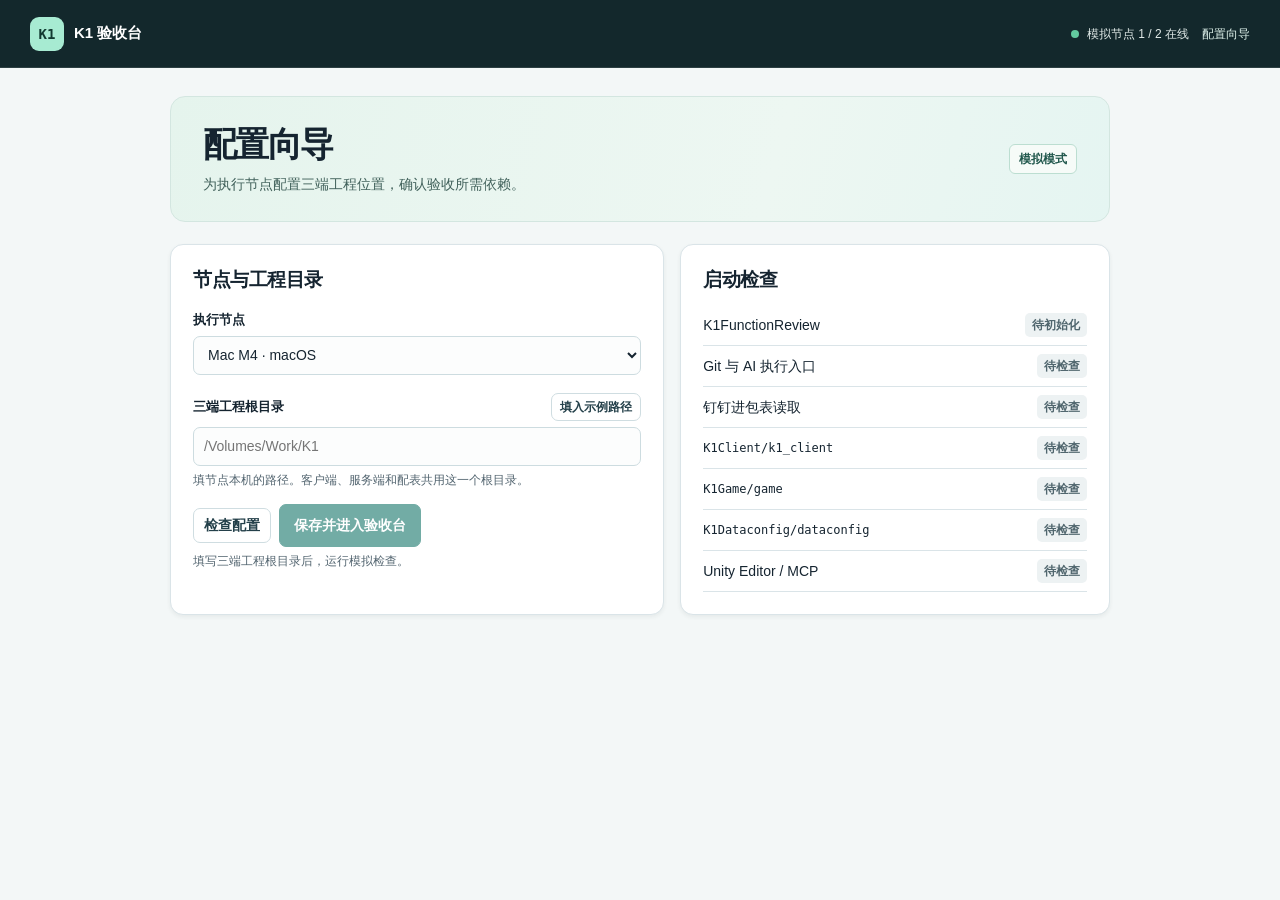
<file: public/index.html>
<!doctype html>
<html lang="zh-CN">
<head>
<meta charset="utf-8">
<meta name="viewport" content="width=device-width,initial-scale=1">
<title>K1 验收台</title>
<style>
  :root {
    color-scheme: light;
    --ink:#152430; --muted:#536570; --line:#dae4e8; --paper:#fff;
    --bg:#f3f7f7; --teal:#00695d; --mint:#daf2ea; --blue:#2e5b8d;
    --amber:#81500b; --red:#a43238;
    font-family:"Inter","Microsoft YaHei UI","PingFang SC",sans-serif;
  }
  * { box-sizing:border-box }
  body { margin:0; background:var(--bg); color:var(--ink); font-size:14px; line-height:1.5 }
  [hidden] { display:none !important }
  button,input,select,textarea { font:inherit }
  button { cursor:pointer }
  button:disabled { cursor:default; opacity:.55 }
  :focus-visible { outline:3px solid #498dc2; outline-offset:3px }
  header { background:#13282c; color:#fff; border-bottom:1px solid #ffffff1c }
  .top { max-width:1280px; margin:auto; min-height:67px; padding:12px 30px; display:flex; align-items:center; justify-content:space-between; gap:14px }
  .brand,.worker,.row,.status,.title-line { display:flex; align-items:center; gap:10px }
  .brand { font-size:15px; font-weight:700; white-space:nowrap }
  .mark { display:grid; place-items:center; width:34px; height:34px; border-radius:9px; background:#a7ebd2; color:#123a31; font:800 14px Consolas,monospace }
  .worker { gap:8px; color:#e1eae8; font-size:12px }
  .dot { width:8px; height:8px; border-radius:50%; background:#62ca9f; display:inline-block; flex:none }
  .dot.offline { background:#f9b75d }
  .mono { font-family:"IBM Plex Mono",Consolas,monospace; font-variant-numeric:tabular-nums }
  main { max-width:1280px; margin:auto; padding:28px 30px 48px }
  .intro { display:flex; justify-content:space-between; align-items:center; gap:20px; padding:26px 32px; margin-bottom:22px; border:1px solid #d3e6e0; border-radius:15px;
    background:linear-gradient(105deg,#e5f4ed 0%,#edf7f2 64%,#e5f5f2 100%); }
  h1,h2,h3,p { margin:0 }
  h1 { font-size:clamp(25px,3vw,34px); letter-spacing:-.045em; line-height:1.25 }
  .intro p { color:#41615b; margin-top:8px }
  .demo { font-size:12px; font-weight:700; color:#20574c; padding:5px 9px; background:#f6fbf8; border:1px solid #bcded1; border-radius:6px; white-space:nowrap }
  .layout { display:grid; grid-template-columns:minmax(285px,330px) minmax(0,1fr); gap:22px; align-items:start }
  .card { background:var(--paper); border:1px solid var(--line); border-radius:13px; box-shadow:0 2px 4px #182d3510; min-width:0 }
  .config,.run { padding:23px }
  h2 { font-size:19px; line-height:1.35; letter-spacing:-.025em }
  .sub { font-size:12px; color:var(--muted); margin-top:4px }
  .field { margin-top:18px }
  label,.legend { display:block; font-weight:650; font-size:13px; margin-bottom:6px }
  fieldset { margin:0; padding:0; border:0; min-width:0 }
  .pair { display:grid; grid-template-columns:1fr 1fr; gap:10px }
  input[type=text],select,textarea { width:100%; border:1px solid #cddce0; background:#fcfdfd; color:var(--ink); border-radius:7px; padding:8px 10px; min-height:39px }
  textarea { display:block; resize:vertical; min-height:65px }
  .seg { display:grid; grid-template-columns:1fr 1fr; gap:3px; padding:3px; border:1px solid #dce6e8; border-radius:8px; background:#f3f7f7 }
  .seg label { margin:0; padding:5px 8px; text-align:center; border:1px solid transparent; border-radius:5px; font-size:13px; color:var(--muted); cursor:pointer }
  .seg input { position:absolute; width:1px; height:1px; opacity:0 }
  .seg label:has(:checked) { border-color:#c6ded7; background:white; color:var(--teal); box-shadow:0 1px 2px #12241b12 }
  .seg label:has(:focus-visible) { outline:3px solid #498dc2; outline-offset:2px }
  fieldset:disabled .seg label { cursor:default }
  .check { display:inline-flex; align-items:center; gap:6px; font-size:12px; font-weight:500; margin:0 }
  .check input { margin:0; accent-color:var(--teal); width:15px; height:15px }
  .preview { margin:16px 0; padding:11px 12px; border-radius:8px; background:#eff8f4; color:#2e514a }
  .preview strong { display:block; font-size:13px }
  .preview p { font-size:12px; margin-top:3px }
  .primary { border:1px solid var(--teal); border-radius:7px; padding:10px 14px; background:var(--teal); color:white; font-weight:700; min-height:41px; width:100% }
  .primary:hover:not(:disabled) { background:#075448 }
  .secondary { border:1px solid #cfdde1; border-radius:7px; background:white; color:#24404a; font-weight:650; padding:6px 10px; min-height:34px }
  .secondary:hover { background:#f1f7f6 }
  .title-line { justify-content:space-between; align-items:flex-start }
  .pill { border-radius:5px; padding:3px 7px; display:inline-block; white-space:nowrap; font-size:12px; line-height:1.5; font-weight:650; background:#edf2f3; color:#50666e }
  .pill.active { background:#e7f0fc; color:var(--blue) }
  .pill.pass { background:var(--mint); color:var(--teal) }
  .pill.fail { background:#fae9e9; color:var(--red) }
  .pill.review { background:#fdf1d8; color:var(--amber) }
  .steps { list-style:none; display:grid; grid-template-columns:repeat(4,minmax(0,1fr)); gap:0; padding:0; margin:20px 0 18px }
  .steps li { min-width:0; position:relative; color:#63747d; font-size:12px; padding-right:7px; }
  .steps li::before { content:""; position:absolute; z-index:0; left:25px; right:-1px; top:11px; height:1px; background:#dbe5e8 }
  .steps li:last-child::before { display:none }
  .step-icon { display:grid; place-items:center; width:24px; height:24px; border:1px solid #d6e2e5; border-radius:50%; background:#f4f7f8; font:12px Consolas,monospace; margin-bottom:6px }
  .steps .active { font-weight:700; color:var(--teal) }
  .steps .active .step-icon { background:var(--teal); color:#fff; border-color:var(--teal) }
  .steps .done { color:var(--teal) }
  .steps .done .step-icon { background:var(--mint); color:var(--teal); border-color:#b7ded0 }
  .progress-head { display:flex; align-items:baseline; justify-content:space-between; gap:12px; font-weight:700; font-size:13px }
  .progress-head .mono { font-size:16px }
  progress { appearance:none; display:block; width:100%; height:7px; border:0; border-radius:10px; background:#e9eff0; margin:8px 0 12px; overflow:hidden }
  progress::-webkit-progress-bar { background:#e9eff0 }
  progress::-webkit-progress-value { background:#148975; border-radius:10px }
  progress::-moz-progress-bar { background:#148975; border-radius:10px }
  .stats { display:grid; grid-template-columns:repeat(4,minmax(0,1fr)); gap:8px }
  .stat { background:#f5f8f9; border:1px solid #e7eef0; padding:8px 10px; border-radius:7px; font-size:12px; color:#51636d }
  .stat b { display:block; font:700 19px/1.4 Consolas,monospace; color:var(--ink) }
  .stat:nth-child(1) b { color:var(--teal) }
  .stat:nth-child(2) b { color:var(--red) }
  .stat:nth-child(3) b { color:var(--amber) }
  .current { display:flex; align-items:center; justify-content:space-between; gap:12px; margin-top:14px; padding:11px 12px; border:1px solid #dbe7e7; border-radius:8px; background:#f6faf9 }
  .current strong { font-size:13px }
  .current p { font-size:12px; color:var(--muted); margin-top:2px; overflow-wrap:anywhere }
  .current .secondary { white-space:nowrap; font-size:12px }
  .list { margin-top:16px; overflow:hidden }
  .list h2 { font-size:17px }
  .list-head { padding:15px 19px 13px; display:flex; justify-content:space-between; align-items:center; gap:10px }
  .list-head .sub { margin:0 }
  .nodes { margin-top:16px; padding:17px 20px }
  .nodes h2 { font-size:17px }
  .node-list { list-style:none; padding:0; margin:10px 0 0 }
  .node-list li { display:flex; gap:8px; justify-content:space-between; align-items:center; padding:9px 0; border-bottom:1px solid #e7eef0 }
  .node-list li strong { overflow-wrap:anywhere }
  .node-list li .sub { margin-top:2px }
  .node-actions { display:flex; align-items:center; gap:6px; flex-wrap:wrap; justify-content:flex-end }
  .node-actions .secondary,.node-add .secondary { font-size:12px }
  .node-add { padding-top:10px }
  .node-add summary { display:list-item; padding:4px 0; color:var(--teal); font-size:13px }
  .node-add summary::before { content:none }
  .node-add form { display:grid; gap:8px; margin-top:7px }
  .job-card { padding:17px 22px; margin-bottom:16px }
  .job-card h2 { font-size:17px }
  .job-list { display:grid; gap:6px; max-height:220px; overflow:auto; margin-top:10px; padding:2px }
  .job { display:flex; justify-content:space-between; align-items:center; gap:10px; width:100%; padding:8px 10px; background:#f7f9f9; text-align:left; text-decoration:none; border:1px solid #e4ebed; border-radius:7px; color:var(--ink) }
  .job:hover { border-color:#8abcad }
  .job strong,.job small { display:block }
  .job small { color:var(--muted); margin-top:2px; overflow-wrap:anywhere }
  .field-note { color:var(--muted); margin-top:5px; font-size:12px }
  .field-title { display:flex; justify-content:space-between; align-items:center; gap:8px; margin-bottom:6px }
  .field-title label { margin:0 }
  .field-title .secondary { font-size:12px; padding:3px 8px; min-height:28px }
  .job-meta { display:flex; align-items:center; gap:9px }
  .job-meta .details-link { color:var(--teal); font-size:12px; font-weight:700; white-space:nowrap }
  .detail-view { max-width:940px; margin:auto }
  .back { display:inline-block; color:var(--teal); text-decoration:none; font-weight:650; margin-bottom:11px }
  .back:hover { text-decoration:underline }
  .header-actions { display:flex; align-items:center; gap:13px }
  .header-actions a { color:#e2f5ee; font-size:12px; text-decoration:none; white-space:nowrap }
  .header-actions a:hover { text-decoration:underline }
  .mode-select { margin-top:14px }
  .mode-select label { padding:7px 4px }
  .wizard-layout { display:grid; grid-template-columns:1.15fr 1fr; gap:16px }
  .wizard-panel { padding:22px }
  .wizard-actions { display:flex; align-items:center; gap:8px; margin-top:15px; flex-wrap:wrap }
  .wizard-actions .primary { width:auto }
  .dependency-list { list-style:none; margin:13px 0 0; padding:0 }
  .dependency-list li { display:flex; gap:10px; justify-content:space-between; align-items:center; padding:8px 0; border-bottom:1px solid var(--line); overflow-wrap:anywhere }
  .dependency-list .mono { font-size:12px }
  .sample-link { font-size:12px; min-height:28px; padding:3px 8px }
  .setting-link { color:var(--teal); font-size:12px; font-weight:650; text-decoration:none }
  .setting-link:hover { text-decoration:underline }
  @media(max-width:700px) {
    .wizard-layout { grid-template-columns:minmax(0,1fr) }
    .header-actions { gap:8px }
  }
  .table-wrap { overflow-x:auto }
  table { border-collapse:collapse; width:100%; text-align:left; font-size:13px; min-width:490px }
  th,td { padding:8px 13px; border-top:1px solid #e7eef0 }
  th:first-child,td:first-child { padding-left:19px }
  th:last-child,td:last-child { padding-right:19px }
  th { background:#f5f8f9; color:#526772; font-weight:650; font-size:12px; white-space:nowrap }
  td:first-child { white-space:nowrap; color:#2c5a60 }
  td:nth-child(3) { white-space:nowrap; font-size:12px; color:#566973 }
  tr.running td { background:#eef7f5 }
  .log { margin-top:16px }
  summary { cursor:pointer; list-style:none; padding:13px 19px; display:flex; align-items:center; gap:7px; font-weight:700 }
  summary::-webkit-details-marker { display:none }
  summary::before { content:"›"; font-size:20px; line-height:1; color:var(--teal); transform-origin:center; margin-right:2px }
  details[open] summary::before { transform:rotate(90deg) }
  summary .sub { margin:0 0 0 auto; font-weight:400 }
  #logEntries { max-height:280px; overflow:auto; padding:8px 18px 14px; border-top:1px solid var(--line) }
  .entry { display:grid; grid-template-columns:65px minmax(0,1fr); gap:8px; padding:7px 0; border-bottom:1px solid #e7eef0; font-size:13px }
  .entry time { color:var(--muted); font-size:12px }
  .entry p { white-space:pre-wrap; overflow-wrap:anywhere }
  .empty { color:var(--muted); padding:8px 0; font-size:13px }
  @media(max-width:900px) {
    .layout { grid-template-columns:minmax(255px,285px) minmax(0,1fr); gap:14px }
    .config,.run { padding:17px }
    main,.top { padding-left:18px; padding-right:18px }
  }
  @media(max-width:700px) {
    .layout { grid-template-columns:minmax(0,1fr) }
    main { padding-top:15px }
    .intro { align-items:flex-start; padding:18px; margin-bottom:14px }
    .intro p { font-size:12px }
    .top { min-height:55px }
    .worker { font-size:11px }
  }
  @media(prefers-reduced-motion:no-preference) {
    progress::-webkit-progress-value { transition:width .25s ease }
  }
</style>
</head>
<body>
<header>
  <div class="top">
    <div class="brand"><span class="mark">K1</span> K1 验收台</div>
    <div class="header-actions">
      <div class="worker"><span id="workerDot" class="dot"></span><span id="workerOnline"></span></div>
      <a href="#setup" id="setupLink">配置向导</a>
    </div>
  </div>
</header>
<main>
  <section id="setupView" class="detail-view" aria-labelledby="setupTitle" hidden>
    <a href="#dashboard" id="setupBack" class="back" hidden>← 返回验收台</a>
    <div class="intro">
      <div><h1 id="setupTitle" tabindex="-1">配置向导</h1><p>为执行节点配置三端工程位置，确认验收所需依赖。</p></div>
      <span class="demo">模拟模式</span>
    </div>
    <div class="wizard-layout">
      <form id="setupForm" class="card wizard-panel">
        <h2>节点与工程目录</h2>
        <div class="field"><label for="setupNode">执行节点</label><select id="setupNode"></select></div>
        <div class="field">
          <div class="field-title"><label for="projectRoot">三端工程根目录</label><button type="button" class="secondary sample-link" id="samplePath">填入示例路径</button></div>
          <input id="projectRoot" type="text" required maxlength="250" placeholder="/Volumes/Work/K1">
          <p class="field-note">填节点本机的路径。客户端、服务端和配表共用这一个根目录。</p>
        </div>
        <div class="wizard-actions">
          <button type="submit" class="secondary" id="checkSetup">检查配置</button>
          <button type="button" class="primary" id="saveSetup" disabled>保存并进入验收台</button>
        </div>
        <p class="field-note" id="setupStatus" role="status">填写工程目录后，运行模拟检查。</p>
      </form>
      <section class="card wizard-panel" aria-labelledby="checkTitle">
        <h2 id="checkTitle">启动检查</h2>
        <ul class="dependency-list" id="checkItems"></ul>
      </section>
    </div>
  </section>
  <div id="dashboard">
  <section class="intro" aria-labelledby="pageTitle">
    <div><h1 id="pageTitle">K1 验收</h1><p>提交版本日或功能分支验收，查看执行节点与批次进度。</p></div>
    <span class="demo">模拟模式</span>
  </section>
  <div class="layout">
    <div>
    <form class="card config" id="runForm" aria-labelledby="formTitle">
      <h2 id="formTitle">验收配置</h2>
      <fieldset class="mode-select">
        <legend class="legend">验收模式</legend>
        <div class="seg">
          <label><input type="radio" name="mode" value="version" checked>版本日验收</label>
          <label><input type="radio" name="mode" value="branch">分支验收</label>
        </div>
      </fieldset>
      <fieldset id="parameters">
        <fieldset id="versionFields">
        <div class="field">
          <div class="field-title"><label for="sheet">进包表页签</label><button type="button" class="secondary" id="refreshSheets">刷新页签</button></div>
          <select id="sheet" name="sheet"></select>
          <p class="field-note" id="sheetStatus" role="status"></p>
        </div>
        <fieldset class="field">
          <legend class="legend">目标分支</legend>
          <div class="seg">
            <label class="mono"><input type="radio" name="branch" value="dev" checked>dev</label>
            <label class="mono"><input type="radio" name="branch" value="qa">qa</label>
          </div>
        </fieldset>
        </fieldset>
        <fieldset id="branchFields" hidden disabled>
          <div class="field">
            <div class="field-title"><label for="featureBranch">目标功能分支</label><button type="button" class="secondary sample-link" id="sampleBranch">填入示例</button></div>
            <input class="mono" id="featureBranch" name="featureBranch" type="text" required maxlength="100" placeholder="例如 dev_NK-12345">
          </div>
          <div class="field"><label for="source">Jira 单号或需求来源</label><input id="source" name="source" type="text" required maxlength="300" placeholder="输入 Jira 单号或需求链接"></div>
          <details class="node-add">
            <summary>单独设置三端分支</summary>
            <div class="field-note">默认三端使用上面的功能分支。</div>
            <div class="field"><label for="clientBranch">客户端分支</label><input type="text" id="clientBranch" name="clientBranch" maxlength="100" placeholder="沿用目标功能分支"></div>
            <div class="field"><label for="gameBranch">服务端分支</label><input type="text" id="gameBranch" name="gameBranch" maxlength="100" placeholder="沿用目标功能分支"></div>
            <div class="field"><label for="dataBranch">配表分支</label><input type="text" id="dataBranch" name="dataBranch" maxlength="100" placeholder="沿用目标功能分支"></div>
          </details>
        </fieldset>
        <div class="pair field">
          <div><label for="method">测试方式</label><select id="method" name="method"><option>Unity</option><option>真机</option></select></div>
          <div><label for="server">服务器 ID</label><input id="server" name="server" type="text" placeholder="选填" value="2903"></div>
        </div>
        <div class="field">
          <label for="notes">补充要求 <span class="sub">（选填）</span></label>
          <textarea id="notes" name="notes" placeholder="例如：优先检查新增活动的奖励领取"></textarea>
        </div>
        <div class="field row">
          <label class="check"><input type="checkbox" name="refresh">刷新配置</label>
          <label class="check"><input type="checkbox" name="deploy">部署测试服</label>
        </div>
        <div class="field">
          <label for="assignedNode">执行节点</label>
          <select id="assignedNode" name="assignedNode"></select>
          <p class="field-note" id="assignmentHint"></p>
        </div>
      </fieldset>
      <div class="preview">
        <strong id="previewTotal"></strong>
        <p id="previewRule"></p>
      </div>
      <button class="primary" type="submit">提交模拟验收</button>
      <p id="submitStatus" class="field-note" role="status"></p>
    </form>
    </div>
    <div>
    <section class="card job-card" aria-labelledby="jobTitle">
      <div class="title-line"><h2 id="jobTitle">运行队列</h2><p class="sub" id="queueSummary"></p></div>
      <div class="job-list" id="jobList"></div>
    </section>
    <section class="card nodes" aria-labelledby="nodesTitle">
      <div class="title-line"><h2 id="nodesTitle">执行节点</h2><p class="sub" id="nodeSummary"></p></div>
      <ul class="node-list" id="nodeList"></ul>
      <details class="node-add" id="nodeAdd">
        <summary>＋ 添加节点</summary>
        <form id="nodeForm">
          <div><label for="nodeName">节点名称</label><input id="nodeName" name="nodeName" type="text" required maxlength="28" placeholder="例如 Mac-03"></div>
          <div><label for="nodePlatform">操作系统</label><select id="nodePlatform" name="nodePlatform"><option>macOS</option><option>Windows</option></select></div>
          <div><label for="capability">支持的测试方式</label><select id="capability" name="capability"><option>Unity</option><option>真机</option><option>Unity + 真机</option></select></div>
          <button type="submit" class="secondary">添加模拟节点</button>
        </form>
      </details>
    </section>
    </div>
  </div>
  </div>
    <section class="detail-view" id="detailView" aria-labelledby="detailTitle" hidden>
      <a href="#dashboard" class="back" id="backToQueue">← 返回运行队列</a>
      <div class="intro">
        <div><h1 id="detailTitle" tabindex="-1">验收批次</h1><p id="detailContext"></p></div>
        <span class="demo">模拟模式</span>
      </div>
      <section class="card run" aria-labelledby="runTitle">
        <div class="title-line">
          <div><h2 id="runTitle">运行进度</h2><p class="sub" id="runContext">等待提交验收配置</p></div>
          <span class="pill" id="runStatus" role="status">未开始</span>
        </div>
        <ol class="steps" id="steps">
          <li><span class="step-icon"></span>填写要求</li>
          <li><span class="step-icon"></span>节点接单</li>
          <li><span class="step-icon"></span>逐单验收</li>
          <li><span class="step-icon"></span><span id="finalStep">汇总回写</span></li>
        </ol>
        <div class="progress-head"><span id="progressLabel">已处理</span><span id="count" class="mono"></span></div>
        <progress id="progress" aria-labelledby="progressLabel" value="0"></progress>
        <div class="stats">
          <div class="stat"><b id="passCount">0</b>通过</div>
          <div class="stat"><b id="failCount">0</b>未通过</div>
          <div class="stat"><b id="reviewCount">0</b>待补验</div>
          <div class="stat"><b id="waitingCount">0</b>待处理</div>
        </div>
        <div class="current">
          <div><strong id="currentTitle">等待开始</strong><p id="currentDescription">提交后，页面会显示当前步骤和执行机心跳。</p></div>
          <button type="button" class="secondary" id="connectionButton" hidden>模拟掉线</button>
        </div>
      </section>

      <details class="card log" id="log">
        <summary><span id="logToggle">展开 AI 输出</span><span class="sub" id="logCount">0 条</span></summary>
        <div id="logEntries" tabindex="0" aria-label="模拟 AI 输出记录"></div>
      </details>
      <section class="card list" aria-labelledby="queueTitle">
        <div class="list-head"><h2 id="queueTitle">验收清单</h2><p class="sub" id="queueNote"></p></div>
        <div class="table-wrap">
          <table>
            <thead><tr><th scope="col" id="issueColumn">事项</th><th scope="col">验收内容</th><th scope="col">方式</th><th scope="col">状态</th></tr></thead>
            <tbody id="issues"></tbody>
          </table>
        </div>
      </section>
    </section>
</main>
<script>
  const demoIssues = [
    {key:"DEMO-101", title:"新手引导入口", method:"测试用例", result:"pass", note:"新账号完成触发和跳转，2 条用例通过。"},
    {key:"DEMO-102", title:"联盟帮助次数显示", method:"测试用例", result:"pass", note:"帮助前后计数均与预期一致。"},
    {key:"DEMO-103", title:"邮件附件批量领取", method:"测试用例", result:"fail", note:"三封邮件领取后，第二封仍显示未领取。已记录复现步骤。"},
    {key:"DEMO-104", title:"活动首页布局", method:"玩家体验", result:"pass", note:"入口、倒计时与跳转均符合本轮验收要求。"},
    {key:"DEMO-105", title:"战报分享入口", method:"玩家体验", result:"review", note:"入口已确认，跨服分享条件仍需补验。"},
    {key:"DEMO-106", title:"商城礼包预览", method:"玩家体验", result:"pass", note:"预览内容与模拟配置一致。"}
  ];
  const sheets = {"599":demoIssues,"600":demoIssues.slice(2),"601":demoIssues.slice(0,3)};
  const branchCases = [
    {key:"TC-01",title:"活动入口与开启状态",method:"测试用例",result:"pass",note:"活动开启时展示入口，进入后活动配置与预期一致。"},
    {key:"TC-02",title:"领取奖励与重复提交",method:"测试用例",result:"fail",note:"首次领取成功，重复提交时客户端仍显示可领取。"},
    {key:"TC-03",title:"活动结束后的界面状态",method:"测试用例",result:"review",note:"入口状态已核对，结束后跨日登录行为待补验。"}
  ];
  const states = {pass:"通过",fail:"未通过",review:"待补验"};
  const storageKey = "k1-acceptance-demo-v3";
  const byId = id => document.getElementById(id);
  const set = (id,value) => { byId(id).textContent = value; };
  const form = byId("runForm");
  const timeFormat = new Intl.DateTimeFormat("zh-CN",{hour:"2-digit",minute:"2-digit",second:"2-digit",hourCycle:"h23"});
  const phases = {
    queued:["排队中","review"],claimed:["已接单","active"],prepare:["准备中","active"],
    testing:["验收中","active"],report:["汇总中","active"],paused:["节点离线","review"],done:["已完成","pass"]
  };
  const state = readState();
  let displayedLog;
  let assignmentSignature;
  let sheetSignature;
  let refreshingSheets = false;
  let setupCheck;
  let setupNodeId = 1;
  const sourceLabel = config => config.mode === "branch" ? "分支验收" : "版本日验收";
  const route = () => location.hash;

  function readState() {
    try {
      const saved = JSON.parse(localStorage.getItem(storageKey));
      if (Array.isArray(saved?.nodes) && Array.isArray(saved.jobs)) return saved;
    } catch {}
    return {
      availableSheets:["599","600"],
      sheetFetchedAt:null,
      nextJob:1,
      nodes:[
        {id:1,name:"Mac M4",platform:"macOS",capability:"Unity",online:true,lastSeen:Date.now(),skillReady:false},
        {id:2,name:"Windows-01",platform:"Windows",capability:"Unity + 真机",online:false,lastSeen:null,skillReady:false}
      ],
      jobs:[]
    };
  }
  function save() {
    try { localStorage.setItem(storageKey,JSON.stringify(state)); } catch {}
  }
  function getNode(id) {
    return state.nodes.find(node => node.id === id);
  }
  function activeJob(nodeId) {
    return state.jobs.find(job => job.nodeId === nodeId && job.phase !== "done");
  }
  function supports(node,method) {
    return node.capability === "Unity + 真机" || node.capability === method;
  }
  function hasConfig() {
    return state.nodes.some(node => node.projectRoot);
  }
  function ready(node) {
    return node.online && node.projectRoot && node.skillReady;
  }
  function settings() {
    const data = new FormData(form);
    const mode = data.get("mode");
    const branch = mode === "branch" ? data.get("featureBranch").trim() : data.get("branch");
    return {
      mode,sheet:data.get("sheet"),branch,method:data.get("method"),
      source:data.get("source")?.trim(),
      refs:mode === "branch" ? ["clientBranch","gameBranch","dataBranch"].map(key => data.get(key).trim() || branch) : null,
      server:data.get("server").trim(),notes:data.get("notes").trim(),
      refresh:data.has("refresh"),deploy:data.has("deploy"),
      assignedNode:Number(data.get("assignedNode")) || null
    };
  }
  function addLog(job,message,now) {
    job.logs.push({time:now,message});
  }
  function issueList(job) {
    return job.config.mode === "branch" ? branchCases : sheets[job.config.sheet];
  }
  function submitJob() {
    const now = Date.now();
    const config = settings();
    const job = {
      id:state.nextJob++,config,phase:"queued",index:0,nodeId:null,
      logs:[],nextAt:now + 1000
    };
    const target = getNode(config.assignedNode);
    addLog(job,target ? `已进入队列，等待指定节点 ${target.name}。` : "已进入队列，等待自动分配可用节点。",now);
    state.jobs.push(job);
    commit();
    set("submitStatus",`已提交批次 #${job.id}，在运行队列中打开详情。`);
  }
  function claim(job,node,now) {
    job.nodeId = node.id;
    job.phase = "claimed";
    job.nextAt = now + 1100;
    job.projectRoot = node.projectRoot;
    const {mode,sheet,source,branch,method,server,notes,refresh,deploy} = job.config;
    const scope = mode === "branch" ? `需求来源 ${source}` : `进包表页签 ${sheet}`;
    addLog(job,`${node.name} 已接单。 ${scope} · ${branch} · ${method}${server ? " · 服务器 " + server : ""}`,now);
    addLog(job,`执行选项。刷新配置${refresh ? "开启" : "关闭"}，部署测试服${deploy ? "开启" : "关闭"}。${notes ? "\n补充要求：" + notes : ""}`,now);
  }
  function advance(job,now) {
    const queue = issueList(job);
    if (job.phase === "claimed") {
      job.phase = "prepare";
      job.nextAt = now + 1700;
      addLog(job,"正在核对工程、分支和测试环境。",now);
    } else if (job.phase === "prepare") {
      job.phase = "testing";
      addLog(job,`前置检查完成，${queue.length} 项开始验收。`,now);
      if (job.config.mode === "branch") {
        const [client,game,data] = job.config.refs;
        addLog(job,`已模拟核对三端目标版本。\n客户端 ${client}\n服务端 ${game}\n配表 ${data}`,now);
      } else if (job.config.branch === "qa") addLog(job,"已模拟核对候选事项的改动是否进入 qa。",now);
      startIssue(job,queue[job.index],now);
    } else if (job.phase === "testing") {
      const issue = queue[job.index];
      const writeback = {pass:"模拟回写已完成。",fail:"模拟回写未通过。",review:"保留待补验记录。"};
      const update = job.config.mode === "version" ? " " + writeback[issue.result] : "";
      addLog(job,`${issue.key} · ${states[issue.result]}。 ${issue.note}${update}`,now);
      job.index += 1;
      if (job.index === queue.length) {
        job.phase = "report";
        job.nextAt = now + 1300;
        addLog(job,"清单处理完毕，正在汇总本轮结论。",now);
      } else startIssue(job,queue[job.index],now);
    } else if (job.phase === "report") {
      job.phase = "done";
      const count = results(job,queue);
      addLog(job,`报告已生成。共处理 ${queue.length} 项，通过 ${count.pass} 项，未通过 ${count.fail} 项，待补验 ${count.review} 项。`,now);
    }
  }
  function startIssue(job,issue,now) {
    job.nextAt = now + 2700;
    addLog(job,`开始 ${issue.key} · ${issue.title}。按${issue.method}验收。`,now);
  }
  function tick() {
    const now = Date.now();
    let changed = false;
    for (const node of state.nodes) {
      if (node.online && now - node.lastSeen >= 2000) node.lastSeen = now;
      if (node.online && node.projectRoot && !node.skillReady && now >= node.readyAt) {
        node.skillReady = true;
        changed = true;
      }
    }
    for (const job of state.jobs) {
      if (job.nextAt > now || ["queued","paused","done"].includes(job.phase)) continue;
      advance(job,now);
      changed = true;
    }
    for (const job of state.jobs) {
      if (job.phase !== "queued" || job.nextAt > now) continue;
      const node = state.nodes.find(candidate => (
        ready(candidate) && supports(candidate,job.config.method) && !activeJob(candidate.id)
        && (!job.config.assignedNode || job.config.assignedNode === candidate.id)
      ));
      if (!node) continue;
      claim(job,node,now);
      changed = true;
    }
    if (changed) commit();
    else renderHeartbeat();
  }
  function toggleNode(id) {
    const node = getNode(id);
    const job = activeJob(id);
    const now = Date.now();
    node.online = !node.online;
    if (node.online) {
      node.lastSeen = now;
      if (node.projectRoot && !node.skillReady) node.readyAt = now + 1800;
      if (job?.phase === "paused") {
        job.phase = job.resumePhase;
        job.nextAt = now + Math.max(500,job.remaining);
        addLog(job,`${node.name} 已重新连接，从当前进度继续。`,now);
      }
    } else if (job) {
      job.resumePhase = job.phase;
      job.remaining = Math.max(0,job.nextAt - now);
      job.phase = "paused";
      addLog(job,`${node.name} 模拟失联，已保存完成项与当前进度。`,now);
    }
    commit();
  }
  function results(job,queue) {
    const counts = {pass:0,fail:0,review:0};
    for (const issue of queue.slice(0,job?.index ?? 0)) counts[issue.result] += 1;
    return counts;
  }
  function waitReason(job) {
    const target = getNode(job.config.assignedNode);
    if (target) {
      if (!target.projectRoot) return `等待配置 ${target.name} 的三端工程目录`;
      if (!target.online) return `等待 ${target.name} 上线`;
      if (!target.skillReady) return `等待 ${target.name} 初始化 FunctionReview`;
      if (activeJob(target.id)) return `等待 ${target.name} 空闲`;
      return `等待 ${target.name} 接单`;
    }
    const matching = state.nodes.filter(node => supports(node,job.config.method));
    if (!matching.some(node => node.projectRoot)) return "等待配置匹配节点的三端工程目录";
    if (!matching.some(node => node.online && node.projectRoot)) return `等待支持 ${job.config.method} 的节点上线`;
    if (!matching.some(ready)) return "等待节点初始化 FunctionReview";
    return matching.some(node => ready(node) && !activeJob(node.id))
      ? "等待调度" : `等待支持 ${job.config.method} 的节点空闲`;
  }
  function commit() {
    save();
    render();
  }
  function render() {
    renderSheets();
    renderAssignment();
    renderNodes();
    renderQueue();
    renderView();
  }
  function renderSheets() {
    const select = byId("sheet");
    const signature = state.availableSheets.join(",");
    if (sheetSignature !== signature) {
      const previous = select.value;
      select.replaceChildren(...state.availableSheets.map(sheet => new Option(`${sheet}（示例）`,sheet)));
      if (state.availableSheets.includes(previous)) select.value = previous;
      sheetSignature = signature;
    }
    byId("refreshSheets").disabled = refreshingSheets;
    set("refreshSheets",refreshingSheets ? "刷新中…" : "刷新页签");
    set("sheetStatus",refreshingSheets ? "正在读取进包文档…"
      : state.sheetFetchedAt ? `已读取 ${state.availableSheets.length} 个模拟页签 · ${timeFormat.format(state.sheetFetchedAt)}`
      : "进包文档 · 当前显示示例页签");
  }
  function refreshSheets() {
    refreshingSheets = true;
    renderSheets();
    setTimeout(() => {
      state.availableSheets = Object.keys(sheets);
      state.sheetFetchedAt = Date.now();
      refreshingSheets = false;
      commit();
    },850);
  }
  function renderAssignment() {
    const select = byId("assignedNode");
    const candidates = state.nodes.filter(node => supports(node,byId("method").value)).map(node => {
      const status = !node.projectRoot ? "待配置" : !node.online ? "离线" : !node.skillReady ? "初始化中" : activeJob(node.id) ? "忙碌" : "可用";
      return [`${node.name} · ${status}`,node.id];
    });
    const signature = JSON.stringify(candidates);
    if (signature !== assignmentSignature) {
      const previous = select.value;
      select.replaceChildren(new Option("自动分配",""),...candidates.map(args => new Option(...args)));
      if ([...select.options].some(option => option.value === previous)) select.value = previous;
      assignmentSignature = signature;
    }
    set("assignmentHint",select.value ? "等待该节点可用后执行。" : "由支持所选测试方式的空闲节点接单。");
    const config = settings();
    if (config.mode === "branch") {
      set("previewTotal",config.branch ? `目标分支 ${config.branch}` : "等待填写目标功能分支");
      set("previewRule","本次演示会执行 3 条模拟测试用例，结果保存在批次报告中。");
    } else {
      set("previewTotal",`匹配 ${sheets[config.sheet].length} 条待验收事项`);
      set("previewRule",config.branch === "qa"
        ? "待验收且已合进 dev，跳过验收中；执行时核对 qa。"
        : "待验收且已合进 dev，跳过验收中。");
    }
  }
  function updateMode() {
    const branch = form.elements.mode.value === "branch";
    for (const [name,hidden] of [["versionFields",branch],["branchFields",!branch]]) {
      const fields = byId(name);
      fields.hidden = hidden;
      fields.disabled = hidden;
    }
    renderAssignment();
  }
  function renderNodes() {
    const online = state.nodes.filter(node => node.online).length;
    set("workerOnline",`模拟节点 ${online} / ${state.nodes.length} 在线`);
    byId("workerDot").classList.toggle("offline",online === 0);
    set("nodeSummary",`${online} 台在线`);
    const items = state.nodes.map(node => {
      const job = activeJob(node.id);
      const item = document.createElement("li");
      const info = document.createElement("div");
      const title = document.createElement("strong");
      title.textContent = node.name;
      const capability = document.createElement("p");
      capability.className = "sub";
      const skillStatus = !node.projectRoot ? "未配置三端目录" : node.skillReady
        ? "FunctionReview 已就绪" : node.online ? "正在模拟克隆 FunctionReview" : "FunctionReview 待初始化";
      capability.textContent = `${node.platform} · ${node.capability} · ${skillStatus}`;
      info.append(title,capability);
      const actions = document.createElement("div");
      actions.className = "node-actions";
      const [label,tone] = !node.projectRoot ? ["待配置","review"] : !node.online ? ["离线","review"] : !node.skillReady ? ["初始化中","active"]
        : job ? ["忙碌","active"] : ["可用","pass"];
      const badge = pill(label,tone);
      const button = document.createElement("button");
      button.type = "button";
      button.className = "secondary";
      button.textContent = node.online ? "模拟掉线" : "模拟上线";
      button.setAttribute("aria-label",`${node.name} ${button.textContent}`);
      button.addEventListener("click",() => toggleNode(node.id));
      const configure = document.createElement("a");
      configure.href = `#setup-${node.id}`;
      configure.className = "setting-link";
      configure.textContent = "配置";
      configure.setAttribute("aria-label",`配置 ${node.name}`);
      actions.append(badge,configure,button);
      item.append(info,actions);
      return item;
    });
    byId("nodeList").replaceChildren(...items);
  }
  function pill(label,tone) {
    const badge = document.createElement("span");
    badge.className = `pill ${tone}`;
    badge.textContent = label;
    return badge;
  }
  function renderQueue() {
    const pending = state.jobs.filter(job => job.phase === "queued").length;
    const finished = state.jobs.filter(job => job.phase === "done").length;
    set("queueSummary",`排队 ${pending} · 已分配 ${state.jobs.length - pending - finished} · 完成 ${finished}`);
    const list = byId("jobList");
    if (!state.jobs.length) {
      list.textContent = "提交验收后，可在这里查看排队状态和执行节点。";
      list.classList.add("empty");
      return;
    }
    list.classList.remove("empty");
    const jobs = [...state.jobs].reverse().map(job => {
      const button = document.createElement("a");
      button.href = `#batch-${job.id}`;
      button.className = "job";
      const info = document.createElement("span");
      const heading = document.createElement("strong");
      const scope = job.config.mode === "branch" ? job.config.branch : `${job.config.sheet} 页签 · ${job.config.branch}`;
      heading.textContent = `#${job.id} · ${sourceLabel(job.config)} · ${scope}`;
      const detail = document.createElement("small");
      const strategy = job.config.assignedNode ? "指定节点" : "自动分配";
      detail.textContent = job.phase === "queued" ? `${strategy} · ${waitReason(job)}`
        : `${strategy} · ${getNode(job.nodeId).name} · 已处理 ${job.index}/${issueList(job).length}`;
      info.append(heading,detail);
      const meta = document.createElement("span");
      meta.className = "job-meta";
      const more = document.createElement("span");
      more.className = "details-link";
      more.textContent = "详情 ›";
      meta.append(pill(...phases[job.phase]),more);
      button.append(info,meta);
      return button;
    });
    list.replaceChildren(...jobs);
  }
  function selectedJob() {
    const match = /^#batch-(\d+)$/.exec(location.hash);
    return match ? state.jobs.find(job => job.id === Number(match[1])) : undefined;
  }
  function renderView() {
    const job = selectedJob();
    const setup = !hasConfig() || /^#setup(?:-\d+)?$/.test(route());
    byId("setupView").hidden = !setup;
    byId("setupBack").hidden = !hasConfig();
    byId("dashboard").hidden = setup || Boolean(job);
    byId("detailView").hidden = setup || !job;
    if (!setup && job) renderRun(job);
  }
  function renderRun(job) {
    const config = job.config;
    const queue = issueList(job);
    const phase = job.phase;
    const paused = phase === "paused";
    const actualPhase = paused ? job.resumePhase : phase;
    const completed = job.index;
    const current = queue[completed];
    const node = getNode(job.nodeId);
    const count = results(job,queue);
    const [status,tone] = phases[phase] ?? ["未开始",""];
    const phaseDisplay = {
      queued:[waitReason(job),"节点空闲后，按分配方式接单。"],
      claimed:[`${node?.name} 已接单`,"正在启动验收流程。"],
      prepare:["检查测试环境","正在核对页签、分支和测试环境。"],
      testing:[`${current?.key} · ${current?.title}`,`正在执行${current?.method}。`],
      report:["汇总本轮报告",config.mode === "branch" ? "正在整理用例结果和证据。" : "正在整理结论和模拟回写记录。"],
      done:["本轮验收已结束","逐单结果可在清单中查看。"],
      paused:[`${node?.name} 离线，进度已保存`,"节点恢复后将继续当前步骤。"]
    };
    const [title,description] = phaseDisplay[phase];
    set("runStatus",status);
    byId("runStatus").className = `pill ${tone}`;
    set("detailTitle",`验收批次 #${job.id}`);
    const scope = config.mode === "branch" ? config.source : `${config.sheet} 页签`;
    set("detailContext",`${sourceLabel(config)} · ${scope} · ${config.branch} · ${config.method}${config.server ? " · 服务器 " + config.server : ""}`);
    set("finalStep",config.mode === "branch" ? "汇总报告" : "汇总回写");
    set("issueColumn",config.mode === "branch" ? "用例" : "事项");
    set("queueTitle",config.mode === "branch" ? "测试用例" : "验收清单");
    set("runContext",node ? `执行节点 ${node.name}` : config.assignedNode ? `指定节点 ${getNode(config.assignedNode).name}` : "自动分配");
    const stepIndex = {queued:1,claimed:1,prepare:1,testing:2,report:3,done:4}[actualPhase];
    [...byId("steps").children].forEach((step,index) => {
      step.className = index < stepIndex ? "done" : index === stepIndex ? "active" : "";
      step.firstElementChild.textContent = index < stepIndex ? "✓" : index + 1;
      if (index === stepIndex) step.setAttribute("aria-current","step");
      else step.removeAttribute("aria-current");
    });
    set("count",`${completed} / ${queue.length}`);
    byId("progress").max = queue.length;
    byId("progress").value = completed;
    set("passCount",count.pass);
    set("failCount",count.fail);
    set("reviewCount",count.review);
    set("waitingCount",queue.length - completed);
    set("currentTitle",title);
    byId("currentDescription").dataset.base = description;
    const connection = byId("connectionButton");
    connection.hidden = !node || phase === "done";
    set("connectionButton",paused ? "恢复执行节点" : "模拟节点掉线");
    set("queueNote",`本轮共 ${queue.length} 项`);
    byId("issues").innerHTML = queue.map((issue,index) => {
      const running = actualPhase === "testing" && completed === index;
      const label = index < completed ? states[issue.result] : running ? (paused ? "等待恢复" : "验收中") : "待验收";
      const style = index < completed ? issue.result : running ? (paused ? "review" : "active") : "";
      return `<tr class="${running ? "running" : ""}"><td class="mono">${issue.key}</td><td>${issue.title}</td><td>${issue.method}</td><td><span class="pill ${style}">${label}</span></td></tr>`;
    }).join("");
    renderLogs(job);
    renderHeartbeat();
  }
  function renderLogs(job) {
    const logs = job?.logs ?? [];
    const signature = `${job?.id ?? ""}:${logs.length}`;
    if (signature === displayedLog) return;
    displayedLog = signature;
    set("logCount",`${logs.length} 条`);
    const entries = byId("logEntries");
    const follow = entries.scrollHeight - entries.scrollTop - entries.clientHeight < 25;
    entries.replaceChildren();
    if (!logs.length) {
      const empty = document.createElement("p");
      empty.className = "empty";
      empty.textContent = "发起验收后，这里会逐段显示模拟 AI 输出。";
      entries.append(empty);
    }
    for (const log of logs) {
      const entry = document.createElement("div");
      entry.className = "entry";
      const time = document.createElement("time");
      time.className = "mono";
      time.textContent = timeFormat.format(log.time);
      const content = document.createElement("p");
      content.textContent = log.message;
      entry.append(time,content);
      entries.append(entry);
    }
    if (follow) entries.scrollTop = entries.scrollHeight;
  }
  function renderHeartbeat() {
    const job = selectedJob();
    if (!job) return;
    const node = getNode(job?.nodeId);
    const description = byId("currentDescription");
    const heartbeat = node?.lastSeen && job.phase !== "done" ? ` · 最近心跳 ${timeFormat.format(node.lastSeen)}` : "";
    const text = description.dataset.base + heartbeat;
    if (description.textContent !== text) description.textContent = text;
  }
  function loadSetupNode() {
    const match = /^#setup-(\d+)$/.exec(route());
    const selected = getNode(match ? Number(match[1]) : setupNodeId) ?? state.nodes[0];
    setupNodeId = selected.id;
    const select = byId("setupNode");
    select.replaceChildren(...state.nodes.map(node => new Option(`${node.name} · ${node.platform}`,node.id)));
    select.value = selected.id;
    byId("projectRoot").value = selected.projectRoot ?? "";
    byId("projectRoot").placeholder = exampleRoot(selected);
    clearSetupCheck();
  }
  function exampleRoot(node) {
    return node.platform === "Windows" ? "D:\\Projects\\K1" : "/Volumes/Work/K1";
  }
  function clearSetupCheck() {
    setupCheck = null;
    set("setupStatus","填写三端工程根目录后，运行模拟检查。");
    renderSetupChecks();
  }
  function renderSetupChecks() {
    const node = getNode(setupNodeId);
    const check = setupCheck;
    const expected = [
      ["K1FunctionReview",node.skillReady ? "已就绪" : check?.valid ? "保存后初始化" : "待初始化",""],
      ["Git 与 AI 执行入口",check?.valid ? "模拟通过" : "待检查",check?.valid ? "pass" : ""],
      ["钉钉进包表读取",check?.valid ? "模拟通过" : "待检查",check?.valid ? "pass" : ""],
      ["K1Client/k1_client",check?.valid ? "模拟通过" : "待检查",check?.valid ? "pass" : ""],
      ["K1Game/game",check?.valid ? "模拟通过" : "待检查",check?.valid ? "pass" : ""],
      ["K1Dataconfig/dataconfig",check?.valid ? "模拟通过" : "待检查",check?.valid ? "pass" : ""]
    ];
    for (const [method,name] of [["Unity","Unity Editor / MCP"],["真机","ADB / 测试设备"]]) {
      if (supports(node,method)) expected.push([name,check?.valid ? "模拟通过" : "待检查",check?.valid ? "pass" : ""]);
    }
    const rows = expected.map(([label,status,tone]) => {
      const row = document.createElement("li");
      const name = document.createElement("span");
      name.textContent = label;
      if (label.startsWith("K1") && label.includes("/")) name.className = "mono";
      row.append(name,pill(status,tone));
      return row;
    });
    byId("checkItems").replaceChildren(...rows);
    byId("saveSetup").disabled = !check?.valid;
  }
  function checkSetup() {
    const root = byId("projectRoot").value.trim();
    const node = getNode(setupNodeId);
    const valid = node.platform === "Windows" ? /^[A-Za-z]:[\\/].+/.test(root) : /^\/[^/]/.test(root);
    setupCheck = {valid,root,nodeId:node.id};
    set("setupStatus",valid ? "模拟检查已通过，可以保存配置。" : `请输入 ${node.platform} 节点上的绝对路径，例如 ${exampleRoot(node)}。`);
    renderSetupChecks();
  }
  function saveSetup() {
    if (!setupCheck?.valid) return;
    const node = getNode(setupCheck.nodeId);
    node.projectRoot = setupCheck.root;
    if (node.online && !node.skillReady) node.readyAt = Date.now() + 1800;
    commit();
    location.hash = "#dashboard";
  }
  form.addEventListener("submit",event => {
    event.preventDefault();
    const config = settings();
    if (config.mode === "branch" && (!config.branch || !config.source || config.refs.some(ref => /\s/.test(ref)))) {
      set("submitStatus","请填写有效的功能分支和需求来源。分支名不能包含空格。");
      return;
    }
    submitJob();
  });
  form.addEventListener("change",updateMode);
  byId("featureBranch").addEventListener("input",renderAssignment);
  byId("sampleBranch").addEventListener("click",() => {
    byId("featureBranch").value = "dev_NK-12345";
    byId("source").value = "NK-12345";
    renderAssignment();
  });
  byId("refreshSheets").addEventListener("click",refreshSheets);
  window.addEventListener("hashchange",() => {
    byId("log").open = false;
    renderView();
    window.scrollTo(0,0);
    if (!byId("setupView").hidden) {
      loadSetupNode();
      byId("setupTitle").focus({preventScroll:true});
    } else if (selectedJob()) byId("detailTitle").focus({preventScroll:true});
  });
  byId("setupNode").addEventListener("change",event => {
    setupNodeId = Number(event.currentTarget.value);
    location.hash = `#setup-${setupNodeId}`;
  });
  byId("projectRoot").addEventListener("input",clearSetupCheck);
  byId("samplePath").addEventListener("click",() => {
    byId("projectRoot").value = exampleRoot(getNode(setupNodeId));
    clearSetupCheck();
  });
  byId("setupForm").addEventListener("submit",event => { event.preventDefault(); checkSetup(); });
  byId("saveSetup").addEventListener("click",saveSetup);
  byId("connectionButton").addEventListener("click",() => toggleNode(selectedJob().nodeId));
  byId("log").addEventListener("toggle",event => {
    set("logToggle",event.currentTarget.open ? "收起 AI 输出" : "展开 AI 输出");
  });
  byId("nodeForm").addEventListener("submit",event => {
    event.preventDefault();
    const nodeForm = event.currentTarget;
    const data = new FormData(nodeForm);
    const name = data.get("nodeName").trim();
    if (!name || state.nodes.some(node => node.name.toLowerCase() === name.toLowerCase())) {
      byId("nodeName").setCustomValidity(name ? "节点名称已存在。" : "请输入节点名称。");
      byId("nodeName").reportValidity();
      return;
    }
    const id = Math.max(...state.nodes.map(node => node.id)) + 1;
    state.nodes.push({id,name,platform:data.get("nodePlatform"),capability:data.get("capability"),online:false,lastSeen:null,skillReady:false});
    nodeForm.reset();
    byId("nodeAdd").open = false;
    commit();
  });
  byId("nodeName").addEventListener("input",event => event.currentTarget.setCustomValidity(""));
  render();
  if (!byId("setupView").hidden) loadSetupNode();
  setInterval(tick,300);
</script>
</body>
</html>
</file>
